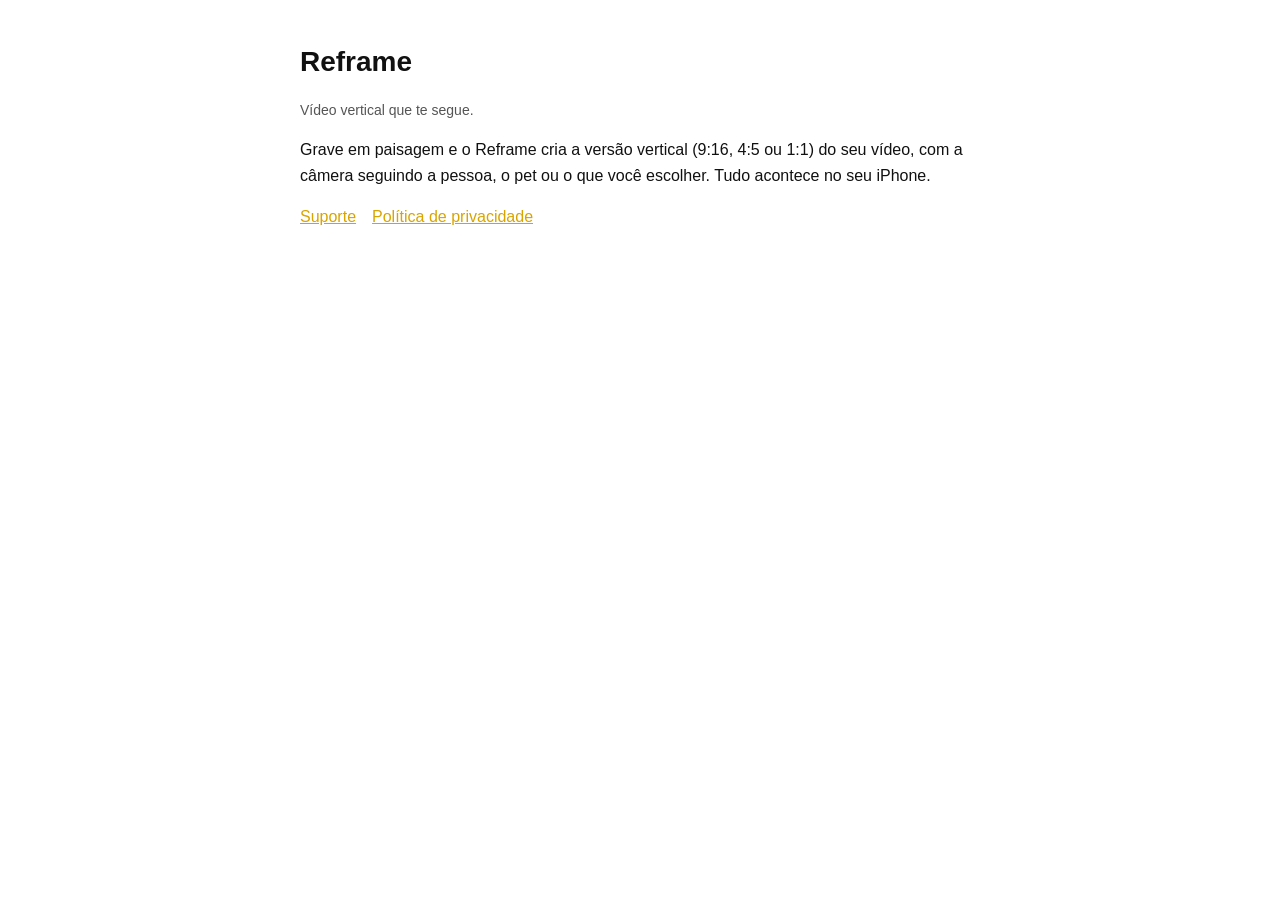
<file: index.html>
<!doctype html><html lang="pt-BR"><head><meta charset="utf-8"><meta name="viewport" content="width=device-width,initial-scale=1">
<title>Reframe</title><link rel="stylesheet" href="style.css"></head><body><main>
<h1>Reframe</h1><p class="muted">Vídeo vertical que te segue.</p>
<p>Grave em paisagem e o Reframe cria a versão vertical (9:16, 4:5 ou 1:1) do seu vídeo, com a câmera seguindo a pessoa, o pet ou o que você escolher. Tudo acontece no seu iPhone.</p>
<nav><a href="suporte.html">Suporte</a><a href="privacidade.html">Política de privacidade</a></nav>
</main></body></html>
</file>
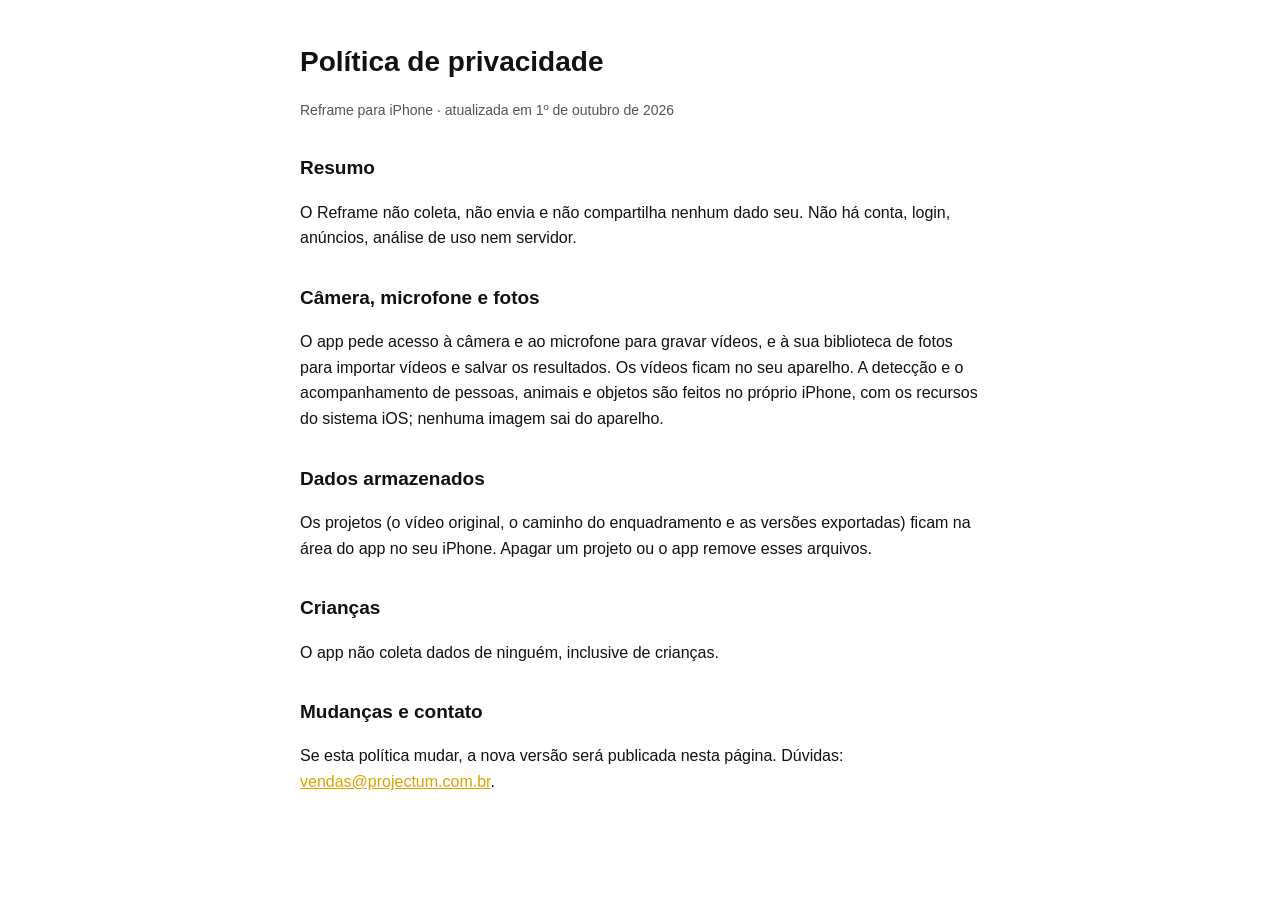
<file: privacidade.html>
<!doctype html><html lang="pt-BR"><head><meta charset="utf-8"><meta name="viewport" content="width=device-width,initial-scale=1">
<title>Privacidade do Reframe</title><link rel="stylesheet" href="style.css"></head><body><main>
<h1>Política de privacidade</h1><p class="muted">Reframe para iPhone · atualizada em 1º de outubro de 2026</p>
<h2>Resumo</h2>
<p>O Reframe não coleta, não envia e não compartilha nenhum dado seu. Não há conta, login, anúncios, análise de uso nem servidor.</p>
<h2>Câmera, microfone e fotos</h2>
<p>O app pede acesso à câmera e ao microfone para gravar vídeos, e à sua biblioteca de fotos para importar vídeos e salvar os resultados. Os vídeos ficam no seu aparelho. A detecção e o acompanhamento de pessoas, animais e objetos são feitos no próprio iPhone, com os recursos do sistema iOS; nenhuma imagem sai do aparelho.</p>
<h2>Dados armazenados</h2>
<p>Os projetos (o vídeo original, o caminho do enquadramento e as versões exportadas) ficam na área do app no seu iPhone. Apagar um projeto ou o app remove esses arquivos.</p>
<h2>Crianças</h2>
<p>O app não coleta dados de ninguém, inclusive de crianças.</p>
<h2>Mudanças e contato</h2>
<p>Se esta política mudar, a nova versão será publicada nesta página. Dúvidas: <a href="mailto:vendas@projectum.com.br?subject=Reframe%20-%20privacidade">vendas@projectum.com.br</a>.</p>
</main></body></html>
</file>
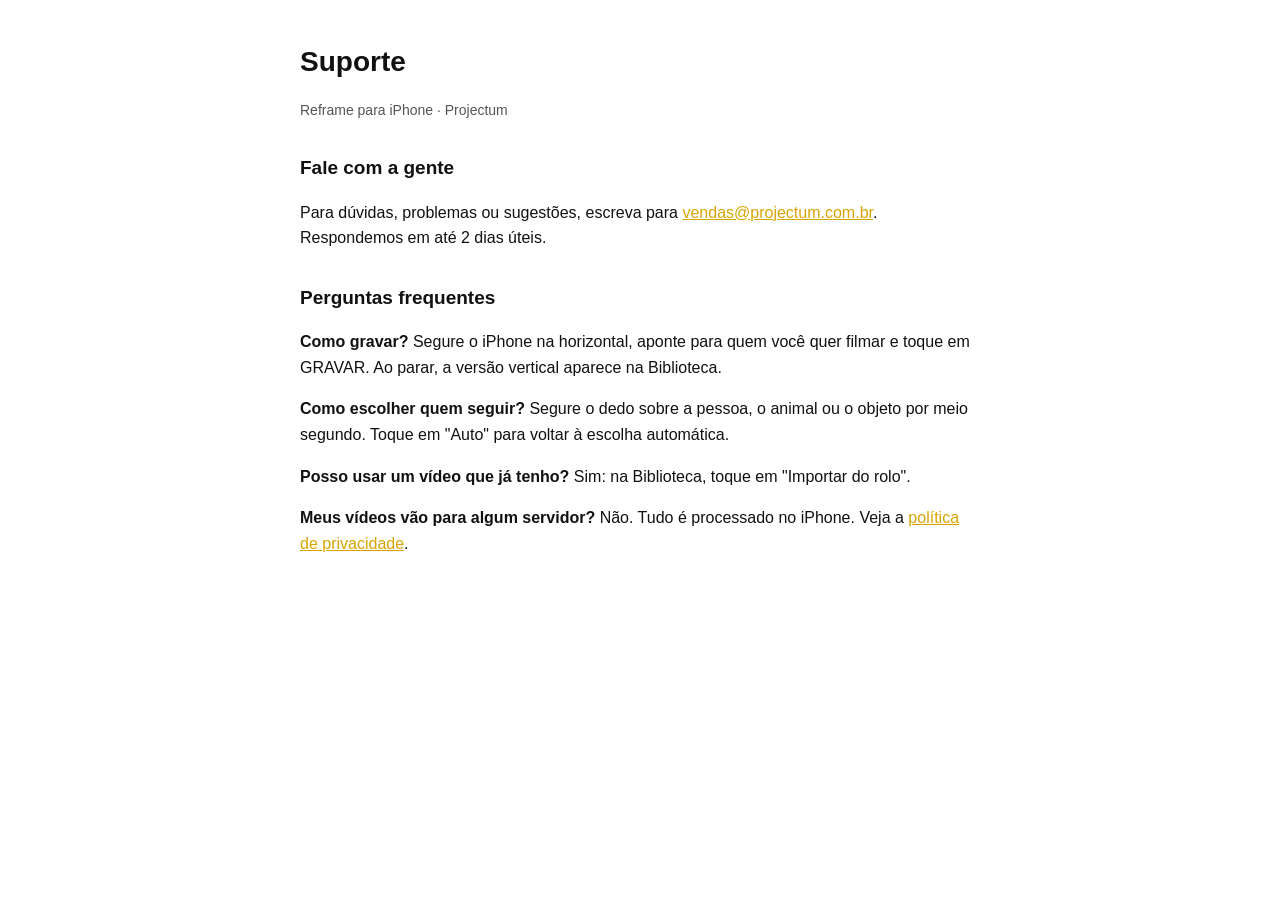
<file: suporte.html>
<!doctype html><html lang="pt-BR"><head><meta charset="utf-8"><meta name="viewport" content="width=device-width,initial-scale=1">
<title>Suporte do Reframe</title><link rel="stylesheet" href="style.css"></head><body><main>
<h1>Suporte</h1><p class="muted">Reframe para iPhone · Projectum</p>
<h2>Fale com a gente</h2>
<p>Para dúvidas, problemas ou sugestões, escreva para <a href="mailto:vendas@projectum.com.br?subject=Reframe">vendas@projectum.com.br</a>. Respondemos em até 2 dias úteis.</p>
<h2>Perguntas frequentes</h2>
<p><strong>Como gravar?</strong> Segure o iPhone na horizontal, aponte para quem você quer filmar e toque em GRAVAR. Ao parar, a versão vertical aparece na Biblioteca.</p>
<p><strong>Como escolher quem seguir?</strong> Segure o dedo sobre a pessoa, o animal ou o objeto por meio segundo. Toque em "Auto" para voltar à escolha automática.</p>
<p><strong>Posso usar um vídeo que já tenho?</strong> Sim: na Biblioteca, toque em "Importar do rolo".</p>
<p><strong>Meus vídeos vão para algum servidor?</strong> Não. Tudo é processado no iPhone. Veja a <a href="privacidade.html">política de privacidade</a>.</p>
</main></body></html>
</file>
<file: style.css>
:root{--bg:#fff;--fg:#111;--muted:#555;--accent:#d9a400}
@media (prefers-color-scheme:dark){:root{--bg:#0b0b0b;--fg:#f2f2f2;--muted:#a8a8a8;--accent:#ffcc1f}}
body{margin:0;background:var(--bg);color:var(--fg);font:16px/1.6 -apple-system,BlinkMacSystemFont,"Segoe UI",sans-serif}
main{max-width:680px;margin:0 auto;padding:40px 16px 64px}
h1{font-size:28px;margin:0 0 4px}h2{font-size:19px;margin:32px 0 8px}
p,li{color:var(--fg)}.muted{color:var(--muted);font-size:14px}a{color:var(--accent)}
nav a{margin-right:16px}
</file>
